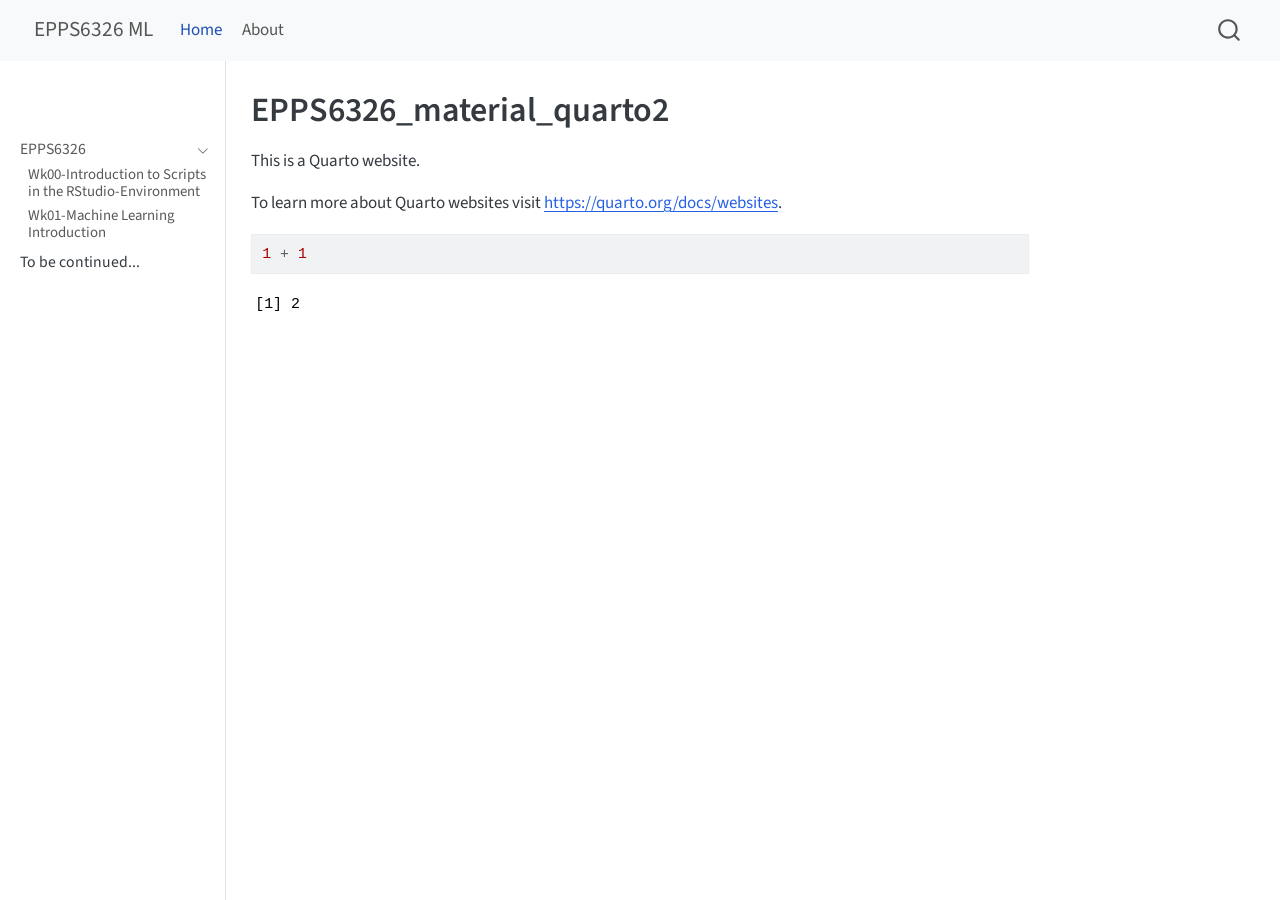
<file: index.html>
<!DOCTYPE html>
<html xmlns="http://www.w3.org/1999/xhtml" lang="en" xml:lang="en"><head>

<meta charset="utf-8">
<meta name="generator" content="quarto-1.8.25">

<meta name="viewport" content="width=device-width, initial-scale=1.0, user-scalable=yes">


<title>EPPS6326_material_quarto2 – EPPS6326 ML</title>
<style>
code{white-space: pre-wrap;}
span.smallcaps{font-variant: small-caps;}
div.columns{display: flex; gap: min(4vw, 1.5em);}
div.column{flex: auto; overflow-x: auto;}
div.hanging-indent{margin-left: 1.5em; text-indent: -1.5em;}
ul.task-list{list-style: none;}
ul.task-list li input[type="checkbox"] {
  width: 0.8em;
  margin: 0 0.8em 0.2em -1em; /* quarto-specific, see https://github.com/quarto-dev/quarto-cli/issues/4556 */ 
  vertical-align: middle;
}
/* CSS for syntax highlighting */
html { -webkit-text-size-adjust: 100%; }
pre > code.sourceCode { white-space: pre; position: relative; }
pre > code.sourceCode > span { display: inline-block; line-height: 1.25; }
pre > code.sourceCode > span:empty { height: 1.2em; }
.sourceCode { overflow: visible; }
code.sourceCode > span { color: inherit; text-decoration: inherit; }
div.sourceCode { margin: 1em 0; }
pre.sourceCode { margin: 0; }
@media screen {
div.sourceCode { overflow: auto; }
}
@media print {
pre > code.sourceCode { white-space: pre-wrap; }
pre > code.sourceCode > span { text-indent: -5em; padding-left: 5em; }
}
pre.numberSource code
  { counter-reset: source-line 0; }
pre.numberSource code > span
  { position: relative; left: -4em; counter-increment: source-line; }
pre.numberSource code > span > a:first-child::before
  { content: counter(source-line);
    position: relative; left: -1em; text-align: right; vertical-align: baseline;
    border: none; display: inline-block;
    -webkit-touch-callout: none; -webkit-user-select: none;
    -khtml-user-select: none; -moz-user-select: none;
    -ms-user-select: none; user-select: none;
    padding: 0 4px; width: 4em;
  }
pre.numberSource { margin-left: 3em;  padding-left: 4px; }
div.sourceCode
  {   }
@media screen {
pre > code.sourceCode > span > a:first-child::before { text-decoration: underline; }
}
</style>


<script src="site_libs/quarto-nav/quarto-nav.js"></script>
<script src="site_libs/quarto-nav/headroom.min.js"></script>
<script src="site_libs/clipboard/clipboard.min.js"></script>
<script src="site_libs/quarto-search/autocomplete.umd.js"></script>
<script src="site_libs/quarto-search/fuse.min.js"></script>
<script src="site_libs/quarto-search/quarto-search.js"></script>
<meta name="quarto:offset" content="./">
<link href="./icon埃拉.png" rel="icon" type="image/png">
<script src="site_libs/quarto-html/quarto.js" type="module"></script>
<script src="site_libs/quarto-html/tabsets/tabsets.js" type="module"></script>
<script src="site_libs/quarto-html/axe/axe-check.js" type="module"></script>
<script src="site_libs/quarto-html/popper.min.js"></script>
<script src="site_libs/quarto-html/tippy.umd.min.js"></script>
<script src="site_libs/quarto-html/anchor.min.js"></script>
<link href="site_libs/quarto-html/tippy.css" rel="stylesheet">
<link href="site_libs/quarto-html/quarto-syntax-highlighting-7b89279ff1a6dce999919e0e67d4d9ec.css" rel="stylesheet" id="quarto-text-highlighting-styles">
<script src="site_libs/bootstrap/bootstrap.min.js"></script>
<link href="site_libs/bootstrap/bootstrap-icons.css" rel="stylesheet">
<link href="site_libs/bootstrap/bootstrap-43081d808c96cc46af55a3a816ae9eed.min.css" rel="stylesheet" append-hash="true" id="quarto-bootstrap" data-mode="light">
<script id="quarto-search-options" type="application/json">{
  "location": "navbar",
  "copy-button": false,
  "collapse-after": 3,
  "panel-placement": "end",
  "type": "overlay",
  "limit": 50,
  "keyboard-shortcut": [
    "f",
    "/",
    "s"
  ],
  "show-item-context": false,
  "language": {
    "search-no-results-text": "No results",
    "search-matching-documents-text": "matching documents",
    "search-copy-link-title": "Copy link to search",
    "search-hide-matches-text": "Hide additional matches",
    "search-more-match-text": "more match in this document",
    "search-more-matches-text": "more matches in this document",
    "search-clear-button-title": "Clear",
    "search-text-placeholder": "",
    "search-detached-cancel-button-title": "Cancel",
    "search-submit-button-title": "Submit",
    "search-label": "Search"
  }
}</script>


<link rel="stylesheet" href="styles.css">
</head>

<body class="nav-sidebar docked nav-fixed quarto-light">

<div id="quarto-search-results"></div>
  <header id="quarto-header" class="headroom fixed-top">
    <nav class="navbar navbar-expand-lg " data-bs-theme="dark">
      <div class="navbar-container container-fluid">
      <div class="navbar-brand-container mx-auto">
    <a href="./index.html" class="navbar-brand navbar-brand-logo">
    </a>
    <a class="navbar-brand" href="./index.html">
    <span class="navbar-title">EPPS6326 ML</span>
    </a>
  </div>
            <div id="quarto-search" class="" title="Search"></div>
          <button class="navbar-toggler" type="button" data-bs-toggle="collapse" data-bs-target="#navbarCollapse" aria-controls="navbarCollapse" role="menu" aria-expanded="false" aria-label="Toggle navigation" onclick="if (window.quartoToggleHeadroom) { window.quartoToggleHeadroom(); }">
  <span class="navbar-toggler-icon"></span>
</button>
          <div class="collapse navbar-collapse" id="navbarCollapse">
            <ul class="navbar-nav navbar-nav-scroll me-auto">
  <li class="nav-item">
    <a class="nav-link active" href="./index.html" aria-current="page"> 
<span class="menu-text">Home</span></a>
  </li>  
  <li class="nav-item">
    <a class="nav-link" href="./about.html"> 
<span class="menu-text">About</span></a>
  </li>  
</ul>
          </div> <!-- /navcollapse -->
            <div class="quarto-navbar-tools">
</div>
      </div> <!-- /container-fluid -->
    </nav>
  <nav class="quarto-secondary-nav">
    <div class="container-fluid d-flex">
      <button type="button" class="quarto-btn-toggle btn" data-bs-toggle="collapse" role="button" data-bs-target=".quarto-sidebar-collapse-item" aria-controls="quarto-sidebar" aria-expanded="false" aria-label="Toggle sidebar navigation" onclick="if (window.quartoToggleHeadroom) { window.quartoToggleHeadroom(); }">
        <i class="bi bi-layout-text-sidebar-reverse"></i>
      </button>
        <nav class="quarto-page-breadcrumbs" aria-label="breadcrumb"><ol class="breadcrumb"><li class="breadcrumb-item">EPPS6326_material_quarto2</li></ol></nav>
        <a class="flex-grow-1" role="navigation" data-bs-toggle="collapse" data-bs-target=".quarto-sidebar-collapse-item" aria-controls="quarto-sidebar" aria-expanded="false" aria-label="Toggle sidebar navigation" onclick="if (window.quartoToggleHeadroom) { window.quartoToggleHeadroom(); }">      
        </a>
      <button type="button" class="btn quarto-search-button" aria-label="Search" onclick="window.quartoOpenSearch();">
        <i class="bi bi-search"></i>
      </button>
    </div>
  </nav>
</header>
<!-- content -->
<div id="quarto-content" class="quarto-container page-columns page-rows-contents page-layout-article page-navbar">
<!-- sidebar -->
  <nav id="quarto-sidebar" class="sidebar collapse collapse-horizontal quarto-sidebar-collapse-item sidebar-navigation docked overflow-auto">
    <div class="pt-lg-2 mt-2 text-left sidebar-header">
      <a href="./index.html" class="sidebar-logo-link">
      </a>
      </div>
        <div class="mt-2 flex-shrink-0 align-items-center">
        <div class="sidebar-search">
        <div id="quarto-search" class="" title="Search"></div>
        </div>
        </div>
    <div class="sidebar-menu-container"> 
    <ul class="list-unstyled mt-1">
        <li class="sidebar-item sidebar-item-section">
      <div class="sidebar-item-container"> 
            <a class="sidebar-item-text sidebar-link text-start" data-bs-toggle="collapse" data-bs-target="#quarto-sidebar-section-1" role="navigation" aria-expanded="true">
 <span class="menu-text">EPPS6326</span></a>
          <a class="sidebar-item-toggle text-start" data-bs-toggle="collapse" data-bs-target="#quarto-sidebar-section-1" role="navigation" aria-expanded="true" aria-label="Toggle section">
            <i class="bi bi-chevron-right ms-2"></i>
          </a> 
      </div>
      <ul id="quarto-sidebar-section-1" class="collapse list-unstyled sidebar-section depth1 show">  
          <li class="sidebar-item">
  <div class="sidebar-item-container"> 
  <a href="./w00_IntroToScriptsAndData.html" class="sidebar-item-text sidebar-link">
 <span class="menu-text">Wk00-Introduction to Scripts in the RStudio-Environment</span></a>
  </div>
</li>
          <li class="sidebar-item">
  <div class="sidebar-item-container"> 
  <a href="./w01_MLIntroduction.html" class="sidebar-item-text sidebar-link">
 <span class="menu-text">Wk01-Machine Learning Introduction</span></a>
  </div>
</li>
      </ul>
  </li>
        <li class="sidebar-item sidebar-item-section">
      <span class="sidebar-item-text sidebar-link text-start">
 <span class="menu-text">To be continued...</span></span>
  </li>
    </ul>
    </div>
</nav>
<div id="quarto-sidebar-glass" class="quarto-sidebar-collapse-item" data-bs-toggle="collapse" data-bs-target=".quarto-sidebar-collapse-item"></div>
<!-- margin-sidebar -->
    <div id="quarto-margin-sidebar" class="sidebar margin-sidebar zindex-bottom">
        
    </div>
<!-- main -->
<main class="content" id="quarto-document-content">

<header id="title-block-header" class="quarto-title-block default">
<div class="quarto-title">
<h1 class="title">EPPS6326_material_quarto2</h1>
</div>



<div class="quarto-title-meta">

    
  
    
  </div>
  


</header>


<p>This is a Quarto website.</p>
<p>To learn more about Quarto websites visit <a href="https://quarto.org/docs/websites" class="uri">https://quarto.org/docs/websites</a>.</p>
<div class="cell">
<div class="code-copy-outer-scaffold"><div class="sourceCode cell-code" id="cb1"><pre class="sourceCode r code-with-copy"><code class="sourceCode r"><span id="cb1-1"><a href="#cb1-1" aria-hidden="true" tabindex="-1"></a><span class="dv">1</span> <span class="sc">+</span> <span class="dv">1</span></span></code></pre></div><button title="Copy to Clipboard" class="code-copy-button"><i class="bi"></i></button></div>
<div class="cell-output cell-output-stdout">
<pre><code>[1] 2</code></pre>
</div>
</div>



</main> <!-- /main -->
<script id="quarto-html-after-body" type="application/javascript">
  window.document.addEventListener("DOMContentLoaded", function (event) {
    const icon = "";
    const anchorJS = new window.AnchorJS();
    anchorJS.options = {
      placement: 'right',
      icon: icon
    };
    anchorJS.add('.anchored');
    const isCodeAnnotation = (el) => {
      for (const clz of el.classList) {
        if (clz.startsWith('code-annotation-')) {                     
          return true;
        }
      }
      return false;
    }
    const onCopySuccess = function(e) {
      // button target
      const button = e.trigger;
      // don't keep focus
      button.blur();
      // flash "checked"
      button.classList.add('code-copy-button-checked');
      var currentTitle = button.getAttribute("title");
      button.setAttribute("title", "Copied!");
      let tooltip;
      if (window.bootstrap) {
        button.setAttribute("data-bs-toggle", "tooltip");
        button.setAttribute("data-bs-placement", "left");
        button.setAttribute("data-bs-title", "Copied!");
        tooltip = new bootstrap.Tooltip(button, 
          { trigger: "manual", 
            customClass: "code-copy-button-tooltip",
            offset: [0, -8]});
        tooltip.show();    
      }
      setTimeout(function() {
        if (tooltip) {
          tooltip.hide();
          button.removeAttribute("data-bs-title");
          button.removeAttribute("data-bs-toggle");
          button.removeAttribute("data-bs-placement");
        }
        button.setAttribute("title", currentTitle);
        button.classList.remove('code-copy-button-checked');
      }, 1000);
      // clear code selection
      e.clearSelection();
    }
    const getTextToCopy = function(trigger) {
      const outerScaffold = trigger.parentElement.cloneNode(true);
      const codeEl = outerScaffold.querySelector('code');
      for (const childEl of codeEl.children) {
        if (isCodeAnnotation(childEl)) {
          childEl.remove();
        }
      }
      return codeEl.innerText;
    }
    const clipboard = new window.ClipboardJS('.code-copy-button:not([data-in-quarto-modal])', {
      text: getTextToCopy
    });
    clipboard.on('success', onCopySuccess);
    if (window.document.getElementById('quarto-embedded-source-code-modal')) {
      const clipboardModal = new window.ClipboardJS('.code-copy-button[data-in-quarto-modal]', {
        text: getTextToCopy,
        container: window.document.getElementById('quarto-embedded-source-code-modal')
      });
      clipboardModal.on('success', onCopySuccess);
    }
      var localhostRegex = new RegExp(/^(?:http|https):\/\/localhost\:?[0-9]*\//);
      var mailtoRegex = new RegExp(/^mailto:/);
        var filterRegex = new RegExp('/' + window.location.host + '/');
      var isInternal = (href) => {
          return filterRegex.test(href) || localhostRegex.test(href) || mailtoRegex.test(href);
      }
      // Inspect non-navigation links and adorn them if external
     var links = window.document.querySelectorAll('a[href]:not(.nav-link):not(.navbar-brand):not(.toc-action):not(.sidebar-link):not(.sidebar-item-toggle):not(.pagination-link):not(.no-external):not([aria-hidden]):not(.dropdown-item):not(.quarto-navigation-tool):not(.about-link)');
      for (var i=0; i<links.length; i++) {
        const link = links[i];
        if (!isInternal(link.href)) {
          // undo the damage that might have been done by quarto-nav.js in the case of
          // links that we want to consider external
          if (link.dataset.originalHref !== undefined) {
            link.href = link.dataset.originalHref;
          }
        }
      }
    function tippyHover(el, contentFn, onTriggerFn, onUntriggerFn) {
      const config = {
        allowHTML: true,
        maxWidth: 500,
        delay: 100,
        arrow: false,
        appendTo: function(el) {
            return el.parentElement;
        },
        interactive: true,
        interactiveBorder: 10,
        theme: 'quarto',
        placement: 'bottom-start',
      };
      if (contentFn) {
        config.content = contentFn;
      }
      if (onTriggerFn) {
        config.onTrigger = onTriggerFn;
      }
      if (onUntriggerFn) {
        config.onUntrigger = onUntriggerFn;
      }
      window.tippy(el, config); 
    }
    const noterefs = window.document.querySelectorAll('a[role="doc-noteref"]');
    for (var i=0; i<noterefs.length; i++) {
      const ref = noterefs[i];
      tippyHover(ref, function() {
        // use id or data attribute instead here
        let href = ref.getAttribute('data-footnote-href') || ref.getAttribute('href');
        try { href = new URL(href).hash; } catch {}
        const id = href.replace(/^#\/?/, "");
        const note = window.document.getElementById(id);
        if (note) {
          return note.innerHTML;
        } else {
          return "";
        }
      });
    }
    const xrefs = window.document.querySelectorAll('a.quarto-xref');
    const processXRef = (id, note) => {
      // Strip column container classes
      const stripColumnClz = (el) => {
        el.classList.remove("page-full", "page-columns");
        if (el.children) {
          for (const child of el.children) {
            stripColumnClz(child);
          }
        }
      }
      stripColumnClz(note)
      if (id === null || id.startsWith('sec-')) {
        // Special case sections, only their first couple elements
        const container = document.createElement("div");
        if (note.children && note.children.length > 2) {
          container.appendChild(note.children[0].cloneNode(true));
          for (let i = 1; i < note.children.length; i++) {
            const child = note.children[i];
            if (child.tagName === "P" && child.innerText === "") {
              continue;
            } else {
              container.appendChild(child.cloneNode(true));
              break;
            }
          }
          if (window.Quarto?.typesetMath) {
            window.Quarto.typesetMath(container);
          }
          return container.innerHTML
        } else {
          if (window.Quarto?.typesetMath) {
            window.Quarto.typesetMath(note);
          }
          return note.innerHTML;
        }
      } else {
        // Remove any anchor links if they are present
        const anchorLink = note.querySelector('a.anchorjs-link');
        if (anchorLink) {
          anchorLink.remove();
        }
        if (window.Quarto?.typesetMath) {
          window.Quarto.typesetMath(note);
        }
        if (note.classList.contains("callout")) {
          return note.outerHTML;
        } else {
          return note.innerHTML;
        }
      }
    }
    for (var i=0; i<xrefs.length; i++) {
      const xref = xrefs[i];
      tippyHover(xref, undefined, function(instance) {
        instance.disable();
        let url = xref.getAttribute('href');
        let hash = undefined; 
        if (url.startsWith('#')) {
          hash = url;
        } else {
          try { hash = new URL(url).hash; } catch {}
        }
        if (hash) {
          const id = hash.replace(/^#\/?/, "");
          const note = window.document.getElementById(id);
          if (note !== null) {
            try {
              const html = processXRef(id, note.cloneNode(true));
              instance.setContent(html);
            } finally {
              instance.enable();
              instance.show();
            }
          } else {
            // See if we can fetch this
            fetch(url.split('#')[0])
            .then(res => res.text())
            .then(html => {
              const parser = new DOMParser();
              const htmlDoc = parser.parseFromString(html, "text/html");
              const note = htmlDoc.getElementById(id);
              if (note !== null) {
                const html = processXRef(id, note);
                instance.setContent(html);
              } 
            }).finally(() => {
              instance.enable();
              instance.show();
            });
          }
        } else {
          // See if we can fetch a full url (with no hash to target)
          // This is a special case and we should probably do some content thinning / targeting
          fetch(url)
          .then(res => res.text())
          .then(html => {
            const parser = new DOMParser();
            const htmlDoc = parser.parseFromString(html, "text/html");
            const note = htmlDoc.querySelector('main.content');
            if (note !== null) {
              // This should only happen for chapter cross references
              // (since there is no id in the URL)
              // remove the first header
              if (note.children.length > 0 && note.children[0].tagName === "HEADER") {
                note.children[0].remove();
              }
              const html = processXRef(null, note);
              instance.setContent(html);
            } 
          }).finally(() => {
            instance.enable();
            instance.show();
          });
        }
      }, function(instance) {
      });
    }
        let selectedAnnoteEl;
        const selectorForAnnotation = ( cell, annotation) => {
          let cellAttr = 'data-code-cell="' + cell + '"';
          let lineAttr = 'data-code-annotation="' +  annotation + '"';
          const selector = 'span[' + cellAttr + '][' + lineAttr + ']';
          return selector;
        }
        const selectCodeLines = (annoteEl) => {
          const doc = window.document;
          const targetCell = annoteEl.getAttribute("data-target-cell");
          const targetAnnotation = annoteEl.getAttribute("data-target-annotation");
          const annoteSpan = window.document.querySelector(selectorForAnnotation(targetCell, targetAnnotation));
          const lines = annoteSpan.getAttribute("data-code-lines").split(",");
          const lineIds = lines.map((line) => {
            return targetCell + "-" + line;
          })
          let top = null;
          let height = null;
          let parent = null;
          if (lineIds.length > 0) {
              //compute the position of the single el (top and bottom and make a div)
              const el = window.document.getElementById(lineIds[0]);
              top = el.offsetTop;
              height = el.offsetHeight;
              parent = el.parentElement.parentElement;
            if (lineIds.length > 1) {
              const lastEl = window.document.getElementById(lineIds[lineIds.length - 1]);
              const bottom = lastEl.offsetTop + lastEl.offsetHeight;
              height = bottom - top;
            }
            if (top !== null && height !== null && parent !== null) {
              // cook up a div (if necessary) and position it 
              let div = window.document.getElementById("code-annotation-line-highlight");
              if (div === null) {
                div = window.document.createElement("div");
                div.setAttribute("id", "code-annotation-line-highlight");
                div.style.position = 'absolute';
                parent.appendChild(div);
              }
              div.style.top = top - 2 + "px";
              div.style.height = height + 4 + "px";
              div.style.left = 0;
              let gutterDiv = window.document.getElementById("code-annotation-line-highlight-gutter");
              if (gutterDiv === null) {
                gutterDiv = window.document.createElement("div");
                gutterDiv.setAttribute("id", "code-annotation-line-highlight-gutter");
                gutterDiv.style.position = 'absolute';
                const codeCell = window.document.getElementById(targetCell);
                const gutter = codeCell.querySelector('.code-annotation-gutter');
                gutter.appendChild(gutterDiv);
              }
              gutterDiv.style.top = top - 2 + "px";
              gutterDiv.style.height = height + 4 + "px";
            }
            selectedAnnoteEl = annoteEl;
          }
        };
        const unselectCodeLines = () => {
          const elementsIds = ["code-annotation-line-highlight", "code-annotation-line-highlight-gutter"];
          elementsIds.forEach((elId) => {
            const div = window.document.getElementById(elId);
            if (div) {
              div.remove();
            }
          });
          selectedAnnoteEl = undefined;
        };
          // Handle positioning of the toggle
      window.addEventListener(
        "resize",
        throttle(() => {
          elRect = undefined;
          if (selectedAnnoteEl) {
            selectCodeLines(selectedAnnoteEl);
          }
        }, 10)
      );
      function throttle(fn, ms) {
      let throttle = false;
      let timer;
        return (...args) => {
          if(!throttle) { // first call gets through
              fn.apply(this, args);
              throttle = true;
          } else { // all the others get throttled
              if(timer) clearTimeout(timer); // cancel #2
              timer = setTimeout(() => {
                fn.apply(this, args);
                timer = throttle = false;
              }, ms);
          }
        };
      }
        // Attach click handler to the DT
        const annoteDls = window.document.querySelectorAll('dt[data-target-cell]');
        for (const annoteDlNode of annoteDls) {
          annoteDlNode.addEventListener('click', (event) => {
            const clickedEl = event.target;
            if (clickedEl !== selectedAnnoteEl) {
              unselectCodeLines();
              const activeEl = window.document.querySelector('dt[data-target-cell].code-annotation-active');
              if (activeEl) {
                activeEl.classList.remove('code-annotation-active');
              }
              selectCodeLines(clickedEl);
              clickedEl.classList.add('code-annotation-active');
            } else {
              // Unselect the line
              unselectCodeLines();
              clickedEl.classList.remove('code-annotation-active');
            }
          });
        }
    const findCites = (el) => {
      const parentEl = el.parentElement;
      if (parentEl) {
        const cites = parentEl.dataset.cites;
        if (cites) {
          return {
            el,
            cites: cites.split(' ')
          };
        } else {
          return findCites(el.parentElement)
        }
      } else {
        return undefined;
      }
    };
    var bibliorefs = window.document.querySelectorAll('a[role="doc-biblioref"]');
    for (var i=0; i<bibliorefs.length; i++) {
      const ref = bibliorefs[i];
      const citeInfo = findCites(ref);
      if (citeInfo) {
        tippyHover(citeInfo.el, function() {
          var popup = window.document.createElement('div');
          citeInfo.cites.forEach(function(cite) {
            var citeDiv = window.document.createElement('div');
            citeDiv.classList.add('hanging-indent');
            citeDiv.classList.add('csl-entry');
            var biblioDiv = window.document.getElementById('ref-' + cite);
            if (biblioDiv) {
              citeDiv.innerHTML = biblioDiv.innerHTML;
            }
            popup.appendChild(citeDiv);
          });
          return popup.innerHTML;
        });
      }
    }
  });
  </script>
</div> <!-- /content -->




</body></html>
</file>
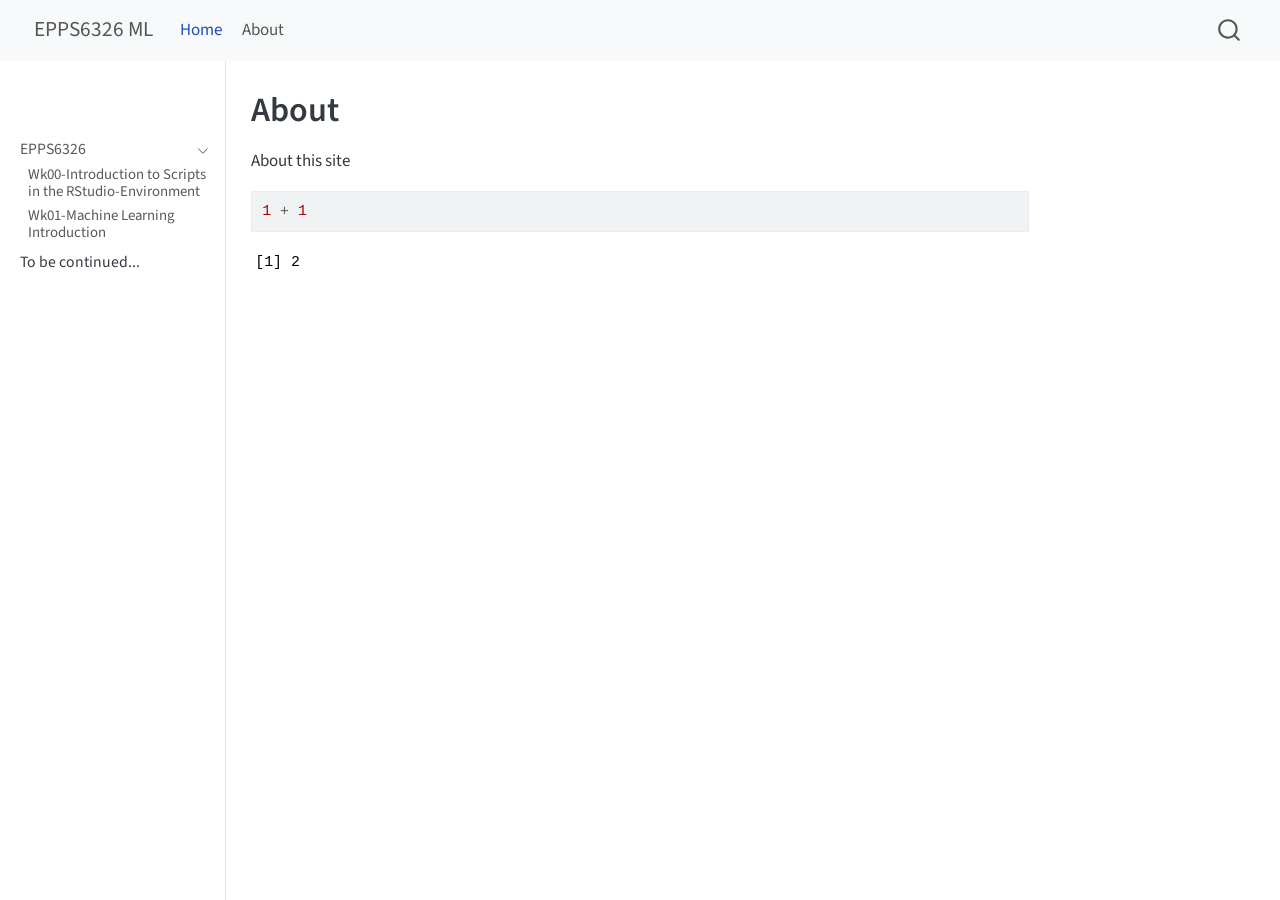
<file: about.html>
<!DOCTYPE html>
<html xmlns="http://www.w3.org/1999/xhtml" lang="en" xml:lang="en"><head>

<meta charset="utf-8">
<meta name="generator" content="quarto-1.8.25">

<meta name="viewport" content="width=device-width, initial-scale=1.0, user-scalable=yes">


<title>About – EPPS6326 ML</title>
<style>
code{white-space: pre-wrap;}
span.smallcaps{font-variant: small-caps;}
div.columns{display: flex; gap: min(4vw, 1.5em);}
div.column{flex: auto; overflow-x: auto;}
div.hanging-indent{margin-left: 1.5em; text-indent: -1.5em;}
ul.task-list{list-style: none;}
ul.task-list li input[type="checkbox"] {
  width: 0.8em;
  margin: 0 0.8em 0.2em -1em; /* quarto-specific, see https://github.com/quarto-dev/quarto-cli/issues/4556 */ 
  vertical-align: middle;
}
/* CSS for syntax highlighting */
html { -webkit-text-size-adjust: 100%; }
pre > code.sourceCode { white-space: pre; position: relative; }
pre > code.sourceCode > span { display: inline-block; line-height: 1.25; }
pre > code.sourceCode > span:empty { height: 1.2em; }
.sourceCode { overflow: visible; }
code.sourceCode > span { color: inherit; text-decoration: inherit; }
div.sourceCode { margin: 1em 0; }
pre.sourceCode { margin: 0; }
@media screen {
div.sourceCode { overflow: auto; }
}
@media print {
pre > code.sourceCode { white-space: pre-wrap; }
pre > code.sourceCode > span { text-indent: -5em; padding-left: 5em; }
}
pre.numberSource code
  { counter-reset: source-line 0; }
pre.numberSource code > span
  { position: relative; left: -4em; counter-increment: source-line; }
pre.numberSource code > span > a:first-child::before
  { content: counter(source-line);
    position: relative; left: -1em; text-align: right; vertical-align: baseline;
    border: none; display: inline-block;
    -webkit-touch-callout: none; -webkit-user-select: none;
    -khtml-user-select: none; -moz-user-select: none;
    -ms-user-select: none; user-select: none;
    padding: 0 4px; width: 4em;
  }
pre.numberSource { margin-left: 3em;  padding-left: 4px; }
div.sourceCode
  {   }
@media screen {
pre > code.sourceCode > span > a:first-child::before { text-decoration: underline; }
}
</style>


<script src="site_libs/quarto-nav/quarto-nav.js"></script>
<script src="site_libs/quarto-nav/headroom.min.js"></script>
<script src="site_libs/clipboard/clipboard.min.js"></script>
<script src="site_libs/quarto-search/autocomplete.umd.js"></script>
<script src="site_libs/quarto-search/fuse.min.js"></script>
<script src="site_libs/quarto-search/quarto-search.js"></script>
<meta name="quarto:offset" content="./">
<link href="./icon埃拉.png" rel="icon" type="image/png">
<script src="site_libs/quarto-html/quarto.js" type="module"></script>
<script src="site_libs/quarto-html/tabsets/tabsets.js" type="module"></script>
<script src="site_libs/quarto-html/axe/axe-check.js" type="module"></script>
<script src="site_libs/quarto-html/popper.min.js"></script>
<script src="site_libs/quarto-html/tippy.umd.min.js"></script>
<script src="site_libs/quarto-html/anchor.min.js"></script>
<link href="site_libs/quarto-html/tippy.css" rel="stylesheet">
<link href="site_libs/quarto-html/quarto-syntax-highlighting-7b89279ff1a6dce999919e0e67d4d9ec.css" rel="stylesheet" id="quarto-text-highlighting-styles">
<script src="site_libs/bootstrap/bootstrap.min.js"></script>
<link href="site_libs/bootstrap/bootstrap-icons.css" rel="stylesheet">
<link href="site_libs/bootstrap/bootstrap-43081d808c96cc46af55a3a816ae9eed.min.css" rel="stylesheet" append-hash="true" id="quarto-bootstrap" data-mode="light">
<script id="quarto-search-options" type="application/json">{
  "location": "navbar",
  "copy-button": false,
  "collapse-after": 3,
  "panel-placement": "end",
  "type": "overlay",
  "limit": 50,
  "keyboard-shortcut": [
    "f",
    "/",
    "s"
  ],
  "show-item-context": false,
  "language": {
    "search-no-results-text": "No results",
    "search-matching-documents-text": "matching documents",
    "search-copy-link-title": "Copy link to search",
    "search-hide-matches-text": "Hide additional matches",
    "search-more-match-text": "more match in this document",
    "search-more-matches-text": "more matches in this document",
    "search-clear-button-title": "Clear",
    "search-text-placeholder": "",
    "search-detached-cancel-button-title": "Cancel",
    "search-submit-button-title": "Submit",
    "search-label": "Search"
  }
}</script>


<link rel="stylesheet" href="styles.css">
</head>

<body class="nav-sidebar docked nav-fixed quarto-light">

<div id="quarto-search-results"></div>
  <header id="quarto-header" class="headroom fixed-top">
    <nav class="navbar navbar-expand-lg " data-bs-theme="dark">
      <div class="navbar-container container-fluid">
      <div class="navbar-brand-container mx-auto">
    <a href="./index.html" class="navbar-brand navbar-brand-logo">
    </a>
    <a class="navbar-brand" href="./index.html">
    <span class="navbar-title">EPPS6326 ML</span>
    </a>
  </div>
            <div id="quarto-search" class="" title="Search"></div>
          <button class="navbar-toggler" type="button" data-bs-toggle="collapse" data-bs-target="#navbarCollapse" aria-controls="navbarCollapse" role="menu" aria-expanded="false" aria-label="Toggle navigation" onclick="if (window.quartoToggleHeadroom) { window.quartoToggleHeadroom(); }">
  <span class="navbar-toggler-icon"></span>
</button>
          <div class="collapse navbar-collapse" id="navbarCollapse">
            <ul class="navbar-nav navbar-nav-scroll me-auto">
  <li class="nav-item">
    <a class="nav-link active" href="./index.html" aria-current="page"> 
<span class="menu-text">Home</span></a>
  </li>  
  <li class="nav-item">
    <a class="nav-link" href="./about.html"> 
<span class="menu-text">About</span></a>
  </li>  
</ul>
          </div> <!-- /navcollapse -->
            <div class="quarto-navbar-tools">
</div>
      </div> <!-- /container-fluid -->
    </nav>
  <nav class="quarto-secondary-nav">
    <div class="container-fluid d-flex">
      <button type="button" class="quarto-btn-toggle btn" data-bs-toggle="collapse" role="button" data-bs-target=".quarto-sidebar-collapse-item" aria-controls="quarto-sidebar" aria-expanded="false" aria-label="Toggle sidebar navigation" onclick="if (window.quartoToggleHeadroom) { window.quartoToggleHeadroom(); }">
        <i class="bi bi-layout-text-sidebar-reverse"></i>
      </button>
        <nav class="quarto-page-breadcrumbs" aria-label="breadcrumb"><ol class="breadcrumb"><li class="breadcrumb-item">About</li></ol></nav>
        <a class="flex-grow-1" role="navigation" data-bs-toggle="collapse" data-bs-target=".quarto-sidebar-collapse-item" aria-controls="quarto-sidebar" aria-expanded="false" aria-label="Toggle sidebar navigation" onclick="if (window.quartoToggleHeadroom) { window.quartoToggleHeadroom(); }">      
        </a>
      <button type="button" class="btn quarto-search-button" aria-label="Search" onclick="window.quartoOpenSearch();">
        <i class="bi bi-search"></i>
      </button>
    </div>
  </nav>
</header>
<!-- content -->
<div id="quarto-content" class="quarto-container page-columns page-rows-contents page-layout-article page-navbar">
<!-- sidebar -->
  <nav id="quarto-sidebar" class="sidebar collapse collapse-horizontal quarto-sidebar-collapse-item sidebar-navigation docked overflow-auto">
    <div class="pt-lg-2 mt-2 text-left sidebar-header">
      <a href="./index.html" class="sidebar-logo-link">
      </a>
      </div>
        <div class="mt-2 flex-shrink-0 align-items-center">
        <div class="sidebar-search">
        <div id="quarto-search" class="" title="Search"></div>
        </div>
        </div>
    <div class="sidebar-menu-container"> 
    <ul class="list-unstyled mt-1">
        <li class="sidebar-item sidebar-item-section">
      <div class="sidebar-item-container"> 
            <a class="sidebar-item-text sidebar-link text-start" data-bs-toggle="collapse" data-bs-target="#quarto-sidebar-section-1" role="navigation" aria-expanded="true">
 <span class="menu-text">EPPS6326</span></a>
          <a class="sidebar-item-toggle text-start" data-bs-toggle="collapse" data-bs-target="#quarto-sidebar-section-1" role="navigation" aria-expanded="true" aria-label="Toggle section">
            <i class="bi bi-chevron-right ms-2"></i>
          </a> 
      </div>
      <ul id="quarto-sidebar-section-1" class="collapse list-unstyled sidebar-section depth1 show">  
          <li class="sidebar-item">
  <div class="sidebar-item-container"> 
  <a href="./w00_IntroToScriptsAndData.html" class="sidebar-item-text sidebar-link">
 <span class="menu-text">Wk00-Introduction to Scripts in the RStudio-Environment</span></a>
  </div>
</li>
          <li class="sidebar-item">
  <div class="sidebar-item-container"> 
  <a href="./w01_MLIntroduction.html" class="sidebar-item-text sidebar-link">
 <span class="menu-text">Wk01-Machine Learning Introduction</span></a>
  </div>
</li>
      </ul>
  </li>
        <li class="sidebar-item sidebar-item-section">
      <span class="sidebar-item-text sidebar-link text-start">
 <span class="menu-text">To be continued...</span></span>
  </li>
    </ul>
    </div>
</nav>
<div id="quarto-sidebar-glass" class="quarto-sidebar-collapse-item" data-bs-toggle="collapse" data-bs-target=".quarto-sidebar-collapse-item"></div>
<!-- margin-sidebar -->
    <div id="quarto-margin-sidebar" class="sidebar margin-sidebar zindex-bottom">
        
    </div>
<!-- main -->
<main class="content" id="quarto-document-content">

<header id="title-block-header" class="quarto-title-block default">
<div class="quarto-title">
<h1 class="title">About</h1>
</div>



<div class="quarto-title-meta">

    
  
    
  </div>
  


</header>


<p>About this site</p>
<div class="cell">
<div class="code-copy-outer-scaffold"><div class="sourceCode cell-code" id="cb1"><pre class="sourceCode r code-with-copy"><code class="sourceCode r"><span id="cb1-1"><a href="#cb1-1" aria-hidden="true" tabindex="-1"></a><span class="dv">1</span> <span class="sc">+</span> <span class="dv">1</span></span></code></pre></div><button title="Copy to Clipboard" class="code-copy-button"><i class="bi"></i></button></div>
<div class="cell-output cell-output-stdout">
<pre><code>[1] 2</code></pre>
</div>
</div>



</main> <!-- /main -->
<script id="quarto-html-after-body" type="application/javascript">
  window.document.addEventListener("DOMContentLoaded", function (event) {
    const icon = "";
    const anchorJS = new window.AnchorJS();
    anchorJS.options = {
      placement: 'right',
      icon: icon
    };
    anchorJS.add('.anchored');
    const isCodeAnnotation = (el) => {
      for (const clz of el.classList) {
        if (clz.startsWith('code-annotation-')) {                     
          return true;
        }
      }
      return false;
    }
    const onCopySuccess = function(e) {
      // button target
      const button = e.trigger;
      // don't keep focus
      button.blur();
      // flash "checked"
      button.classList.add('code-copy-button-checked');
      var currentTitle = button.getAttribute("title");
      button.setAttribute("title", "Copied!");
      let tooltip;
      if (window.bootstrap) {
        button.setAttribute("data-bs-toggle", "tooltip");
        button.setAttribute("data-bs-placement", "left");
        button.setAttribute("data-bs-title", "Copied!");
        tooltip = new bootstrap.Tooltip(button, 
          { trigger: "manual", 
            customClass: "code-copy-button-tooltip",
            offset: [0, -8]});
        tooltip.show();    
      }
      setTimeout(function() {
        if (tooltip) {
          tooltip.hide();
          button.removeAttribute("data-bs-title");
          button.removeAttribute("data-bs-toggle");
          button.removeAttribute("data-bs-placement");
        }
        button.setAttribute("title", currentTitle);
        button.classList.remove('code-copy-button-checked');
      }, 1000);
      // clear code selection
      e.clearSelection();
    }
    const getTextToCopy = function(trigger) {
      const outerScaffold = trigger.parentElement.cloneNode(true);
      const codeEl = outerScaffold.querySelector('code');
      for (const childEl of codeEl.children) {
        if (isCodeAnnotation(childEl)) {
          childEl.remove();
        }
      }
      return codeEl.innerText;
    }
    const clipboard = new window.ClipboardJS('.code-copy-button:not([data-in-quarto-modal])', {
      text: getTextToCopy
    });
    clipboard.on('success', onCopySuccess);
    if (window.document.getElementById('quarto-embedded-source-code-modal')) {
      const clipboardModal = new window.ClipboardJS('.code-copy-button[data-in-quarto-modal]', {
        text: getTextToCopy,
        container: window.document.getElementById('quarto-embedded-source-code-modal')
      });
      clipboardModal.on('success', onCopySuccess);
    }
      var localhostRegex = new RegExp(/^(?:http|https):\/\/localhost\:?[0-9]*\//);
      var mailtoRegex = new RegExp(/^mailto:/);
        var filterRegex = new RegExp('/' + window.location.host + '/');
      var isInternal = (href) => {
          return filterRegex.test(href) || localhostRegex.test(href) || mailtoRegex.test(href);
      }
      // Inspect non-navigation links and adorn them if external
     var links = window.document.querySelectorAll('a[href]:not(.nav-link):not(.navbar-brand):not(.toc-action):not(.sidebar-link):not(.sidebar-item-toggle):not(.pagination-link):not(.no-external):not([aria-hidden]):not(.dropdown-item):not(.quarto-navigation-tool):not(.about-link)');
      for (var i=0; i<links.length; i++) {
        const link = links[i];
        if (!isInternal(link.href)) {
          // undo the damage that might have been done by quarto-nav.js in the case of
          // links that we want to consider external
          if (link.dataset.originalHref !== undefined) {
            link.href = link.dataset.originalHref;
          }
        }
      }
    function tippyHover(el, contentFn, onTriggerFn, onUntriggerFn) {
      const config = {
        allowHTML: true,
        maxWidth: 500,
        delay: 100,
        arrow: false,
        appendTo: function(el) {
            return el.parentElement;
        },
        interactive: true,
        interactiveBorder: 10,
        theme: 'quarto',
        placement: 'bottom-start',
      };
      if (contentFn) {
        config.content = contentFn;
      }
      if (onTriggerFn) {
        config.onTrigger = onTriggerFn;
      }
      if (onUntriggerFn) {
        config.onUntrigger = onUntriggerFn;
      }
      window.tippy(el, config); 
    }
    const noterefs = window.document.querySelectorAll('a[role="doc-noteref"]');
    for (var i=0; i<noterefs.length; i++) {
      const ref = noterefs[i];
      tippyHover(ref, function() {
        // use id or data attribute instead here
        let href = ref.getAttribute('data-footnote-href') || ref.getAttribute('href');
        try { href = new URL(href).hash; } catch {}
        const id = href.replace(/^#\/?/, "");
        const note = window.document.getElementById(id);
        if (note) {
          return note.innerHTML;
        } else {
          return "";
        }
      });
    }
    const xrefs = window.document.querySelectorAll('a.quarto-xref');
    const processXRef = (id, note) => {
      // Strip column container classes
      const stripColumnClz = (el) => {
        el.classList.remove("page-full", "page-columns");
        if (el.children) {
          for (const child of el.children) {
            stripColumnClz(child);
          }
        }
      }
      stripColumnClz(note)
      if (id === null || id.startsWith('sec-')) {
        // Special case sections, only their first couple elements
        const container = document.createElement("div");
        if (note.children && note.children.length > 2) {
          container.appendChild(note.children[0].cloneNode(true));
          for (let i = 1; i < note.children.length; i++) {
            const child = note.children[i];
            if (child.tagName === "P" && child.innerText === "") {
              continue;
            } else {
              container.appendChild(child.cloneNode(true));
              break;
            }
          }
          if (window.Quarto?.typesetMath) {
            window.Quarto.typesetMath(container);
          }
          return container.innerHTML
        } else {
          if (window.Quarto?.typesetMath) {
            window.Quarto.typesetMath(note);
          }
          return note.innerHTML;
        }
      } else {
        // Remove any anchor links if they are present
        const anchorLink = note.querySelector('a.anchorjs-link');
        if (anchorLink) {
          anchorLink.remove();
        }
        if (window.Quarto?.typesetMath) {
          window.Quarto.typesetMath(note);
        }
        if (note.classList.contains("callout")) {
          return note.outerHTML;
        } else {
          return note.innerHTML;
        }
      }
    }
    for (var i=0; i<xrefs.length; i++) {
      const xref = xrefs[i];
      tippyHover(xref, undefined, function(instance) {
        instance.disable();
        let url = xref.getAttribute('href');
        let hash = undefined; 
        if (url.startsWith('#')) {
          hash = url;
        } else {
          try { hash = new URL(url).hash; } catch {}
        }
        if (hash) {
          const id = hash.replace(/^#\/?/, "");
          const note = window.document.getElementById(id);
          if (note !== null) {
            try {
              const html = processXRef(id, note.cloneNode(true));
              instance.setContent(html);
            } finally {
              instance.enable();
              instance.show();
            }
          } else {
            // See if we can fetch this
            fetch(url.split('#')[0])
            .then(res => res.text())
            .then(html => {
              const parser = new DOMParser();
              const htmlDoc = parser.parseFromString(html, "text/html");
              const note = htmlDoc.getElementById(id);
              if (note !== null) {
                const html = processXRef(id, note);
                instance.setContent(html);
              } 
            }).finally(() => {
              instance.enable();
              instance.show();
            });
          }
        } else {
          // See if we can fetch a full url (with no hash to target)
          // This is a special case and we should probably do some content thinning / targeting
          fetch(url)
          .then(res => res.text())
          .then(html => {
            const parser = new DOMParser();
            const htmlDoc = parser.parseFromString(html, "text/html");
            const note = htmlDoc.querySelector('main.content');
            if (note !== null) {
              // This should only happen for chapter cross references
              // (since there is no id in the URL)
              // remove the first header
              if (note.children.length > 0 && note.children[0].tagName === "HEADER") {
                note.children[0].remove();
              }
              const html = processXRef(null, note);
              instance.setContent(html);
            } 
          }).finally(() => {
            instance.enable();
            instance.show();
          });
        }
      }, function(instance) {
      });
    }
        let selectedAnnoteEl;
        const selectorForAnnotation = ( cell, annotation) => {
          let cellAttr = 'data-code-cell="' + cell + '"';
          let lineAttr = 'data-code-annotation="' +  annotation + '"';
          const selector = 'span[' + cellAttr + '][' + lineAttr + ']';
          return selector;
        }
        const selectCodeLines = (annoteEl) => {
          const doc = window.document;
          const targetCell = annoteEl.getAttribute("data-target-cell");
          const targetAnnotation = annoteEl.getAttribute("data-target-annotation");
          const annoteSpan = window.document.querySelector(selectorForAnnotation(targetCell, targetAnnotation));
          const lines = annoteSpan.getAttribute("data-code-lines").split(",");
          const lineIds = lines.map((line) => {
            return targetCell + "-" + line;
          })
          let top = null;
          let height = null;
          let parent = null;
          if (lineIds.length > 0) {
              //compute the position of the single el (top and bottom and make a div)
              const el = window.document.getElementById(lineIds[0]);
              top = el.offsetTop;
              height = el.offsetHeight;
              parent = el.parentElement.parentElement;
            if (lineIds.length > 1) {
              const lastEl = window.document.getElementById(lineIds[lineIds.length - 1]);
              const bottom = lastEl.offsetTop + lastEl.offsetHeight;
              height = bottom - top;
            }
            if (top !== null && height !== null && parent !== null) {
              // cook up a div (if necessary) and position it 
              let div = window.document.getElementById("code-annotation-line-highlight");
              if (div === null) {
                div = window.document.createElement("div");
                div.setAttribute("id", "code-annotation-line-highlight");
                div.style.position = 'absolute';
                parent.appendChild(div);
              }
              div.style.top = top - 2 + "px";
              div.style.height = height + 4 + "px";
              div.style.left = 0;
              let gutterDiv = window.document.getElementById("code-annotation-line-highlight-gutter");
              if (gutterDiv === null) {
                gutterDiv = window.document.createElement("div");
                gutterDiv.setAttribute("id", "code-annotation-line-highlight-gutter");
                gutterDiv.style.position = 'absolute';
                const codeCell = window.document.getElementById(targetCell);
                const gutter = codeCell.querySelector('.code-annotation-gutter');
                gutter.appendChild(gutterDiv);
              }
              gutterDiv.style.top = top - 2 + "px";
              gutterDiv.style.height = height + 4 + "px";
            }
            selectedAnnoteEl = annoteEl;
          }
        };
        const unselectCodeLines = () => {
          const elementsIds = ["code-annotation-line-highlight", "code-annotation-line-highlight-gutter"];
          elementsIds.forEach((elId) => {
            const div = window.document.getElementById(elId);
            if (div) {
              div.remove();
            }
          });
          selectedAnnoteEl = undefined;
        };
          // Handle positioning of the toggle
      window.addEventListener(
        "resize",
        throttle(() => {
          elRect = undefined;
          if (selectedAnnoteEl) {
            selectCodeLines(selectedAnnoteEl);
          }
        }, 10)
      );
      function throttle(fn, ms) {
      let throttle = false;
      let timer;
        return (...args) => {
          if(!throttle) { // first call gets through
              fn.apply(this, args);
              throttle = true;
          } else { // all the others get throttled
              if(timer) clearTimeout(timer); // cancel #2
              timer = setTimeout(() => {
                fn.apply(this, args);
                timer = throttle = false;
              }, ms);
          }
        };
      }
        // Attach click handler to the DT
        const annoteDls = window.document.querySelectorAll('dt[data-target-cell]');
        for (const annoteDlNode of annoteDls) {
          annoteDlNode.addEventListener('click', (event) => {
            const clickedEl = event.target;
            if (clickedEl !== selectedAnnoteEl) {
              unselectCodeLines();
              const activeEl = window.document.querySelector('dt[data-target-cell].code-annotation-active');
              if (activeEl) {
                activeEl.classList.remove('code-annotation-active');
              }
              selectCodeLines(clickedEl);
              clickedEl.classList.add('code-annotation-active');
            } else {
              // Unselect the line
              unselectCodeLines();
              clickedEl.classList.remove('code-annotation-active');
            }
          });
        }
    const findCites = (el) => {
      const parentEl = el.parentElement;
      if (parentEl) {
        const cites = parentEl.dataset.cites;
        if (cites) {
          return {
            el,
            cites: cites.split(' ')
          };
        } else {
          return findCites(el.parentElement)
        }
      } else {
        return undefined;
      }
    };
    var bibliorefs = window.document.querySelectorAll('a[role="doc-biblioref"]');
    for (var i=0; i<bibliorefs.length; i++) {
      const ref = bibliorefs[i];
      const citeInfo = findCites(ref);
      if (citeInfo) {
        tippyHover(citeInfo.el, function() {
          var popup = window.document.createElement('div');
          citeInfo.cites.forEach(function(cite) {
            var citeDiv = window.document.createElement('div');
            citeDiv.classList.add('hanging-indent');
            citeDiv.classList.add('csl-entry');
            var biblioDiv = window.document.getElementById('ref-' + cite);
            if (biblioDiv) {
              citeDiv.innerHTML = biblioDiv.innerHTML;
            }
            popup.appendChild(citeDiv);
          });
          return popup.innerHTML;
        });
      }
    }
  });
  </script>
</div> <!-- /content -->




</body></html>
</file>
<file: site_libs/quarto-html/tippy.css>
.tippy-box[data-animation=fade][data-state=hidden]{opacity:0}[data-tippy-root]{max-width:calc(100vw - 10px)}.tippy-box{position:relative;background-color:#333;color:#fff;border-radius:4px;font-size:14px;line-height:1.4;white-space:normal;outline:0;transition-property:transform,visibility,opacity}.tippy-box[data-placement^=top]>.tippy-arrow{bottom:0}.tippy-box[data-placement^=top]>.tippy-arrow:before{bottom:-7px;left:0;border-width:8px 8px 0;border-top-color:initial;transform-origin:center top}.tippy-box[data-placement^=bottom]>.tippy-arrow{top:0}.tippy-box[data-placement^=bottom]>.tippy-arrow:before{top:-7px;left:0;border-width:0 8px 8px;border-bottom-color:initial;transform-origin:center bottom}.tippy-box[data-placement^=left]>.tippy-arrow{right:0}.tippy-box[data-placement^=left]>.tippy-arrow:before{border-width:8px 0 8px 8px;border-left-color:initial;right:-7px;transform-origin:center left}.tippy-box[data-placement^=right]>.tippy-arrow{left:0}.tippy-box[data-placement^=right]>.tippy-arrow:before{left:-7px;border-width:8px 8px 8px 0;border-right-color:initial;transform-origin:center right}.tippy-box[data-inertia][data-state=visible]{transition-timing-function:cubic-bezier(.54,1.5,.38,1.11)}.tippy-arrow{width:16px;height:16px;color:#333}.tippy-arrow:before{content:"";position:absolute;border-color:transparent;border-style:solid}.tippy-content{position:relative;padding:5px 9px;z-index:1}
</file>
<file: site_libs/quarto-html/quarto-syntax-highlighting-7b89279ff1a6dce999919e0e67d4d9ec.css>
/* quarto syntax highlight colors */
:root {
  --quarto-hl-ot-color: #003B4F;
  --quarto-hl-at-color: #657422;
  --quarto-hl-ss-color: #20794D;
  --quarto-hl-an-color: #5E5E5E;
  --quarto-hl-fu-color: #4758AB;
  --quarto-hl-st-color: #20794D;
  --quarto-hl-cf-color: #003B4F;
  --quarto-hl-op-color: #5E5E5E;
  --quarto-hl-er-color: #AD0000;
  --quarto-hl-bn-color: #AD0000;
  --quarto-hl-al-color: #AD0000;
  --quarto-hl-va-color: #111111;
  --quarto-hl-bu-color: inherit;
  --quarto-hl-ex-color: inherit;
  --quarto-hl-pp-color: #AD0000;
  --quarto-hl-in-color: #5E5E5E;
  --quarto-hl-vs-color: #20794D;
  --quarto-hl-wa-color: #5E5E5E;
  --quarto-hl-do-color: #5E5E5E;
  --quarto-hl-im-color: #00769E;
  --quarto-hl-ch-color: #20794D;
  --quarto-hl-dt-color: #AD0000;
  --quarto-hl-fl-color: #AD0000;
  --quarto-hl-co-color: #5E5E5E;
  --quarto-hl-cv-color: #5E5E5E;
  --quarto-hl-cn-color: #8f5902;
  --quarto-hl-sc-color: #5E5E5E;
  --quarto-hl-dv-color: #AD0000;
  --quarto-hl-kw-color: #003B4F;
}

/* other quarto variables */
:root {
  --quarto-font-monospace: SFMono-Regular, Menlo, Monaco, Consolas, "Liberation Mono", "Courier New", monospace;
}

/* syntax highlight based on Pandoc's rules */
pre > code.sourceCode > span {
  color: #003B4F;
}

code.sourceCode > span {
  color: #003B4F;
}

div.sourceCode,
div.sourceCode pre.sourceCode {
  color: #003B4F;
}

/* Normal */
code span {
  color: #003B4F;
}

/* Alert */
code span.al {
  color: #AD0000;
  font-style: inherit;
}

/* Annotation */
code span.an {
  color: #5E5E5E;
  font-style: inherit;
}

/* Attribute */
code span.at {
  color: #657422;
  font-style: inherit;
}

/* BaseN */
code span.bn {
  color: #AD0000;
  font-style: inherit;
}

/* BuiltIn */
code span.bu {
  font-style: inherit;
}

/* ControlFlow */
code span.cf {
  color: #003B4F;
  font-weight: bold;
  font-style: inherit;
}

/* Char */
code span.ch {
  color: #20794D;
  font-style: inherit;
}

/* Constant */
code span.cn {
  color: #8f5902;
  font-style: inherit;
}

/* Comment */
code span.co {
  color: #5E5E5E;
  font-style: inherit;
}

/* CommentVar */
code span.cv {
  color: #5E5E5E;
  font-style: italic;
}

/* Documentation */
code span.do {
  color: #5E5E5E;
  font-style: italic;
}

/* DataType */
code span.dt {
  color: #AD0000;
  font-style: inherit;
}

/* DecVal */
code span.dv {
  color: #AD0000;
  font-style: inherit;
}

/* Error */
code span.er {
  color: #AD0000;
  font-style: inherit;
}

/* Extension */
code span.ex {
  font-style: inherit;
}

/* Float */
code span.fl {
  color: #AD0000;
  font-style: inherit;
}

/* Function */
code span.fu {
  color: #4758AB;
  font-style: inherit;
}

/* Import */
code span.im {
  color: #00769E;
  font-style: inherit;
}

/* Information */
code span.in {
  color: #5E5E5E;
  font-style: inherit;
}

/* Keyword */
code span.kw {
  color: #003B4F;
  font-weight: bold;
  font-style: inherit;
}

/* Operator */
code span.op {
  color: #5E5E5E;
  font-style: inherit;
}

/* Other */
code span.ot {
  color: #003B4F;
  font-style: inherit;
}

/* Preprocessor */
code span.pp {
  color: #AD0000;
  font-style: inherit;
}

/* SpecialChar */
code span.sc {
  color: #5E5E5E;
  font-style: inherit;
}

/* SpecialString */
code span.ss {
  color: #20794D;
  font-style: inherit;
}

/* String */
code span.st {
  color: #20794D;
  font-style: inherit;
}

/* Variable */
code span.va {
  color: #111111;
  font-style: inherit;
}

/* VerbatimString */
code span.vs {
  color: #20794D;
  font-style: inherit;
}

/* Warning */
code span.wa {
  color: #5E5E5E;
  font-style: italic;
}

.prevent-inlining {
  content: "</";
}

/*# sourceMappingURL=3944bc705cfaf4c80e56f77c5205168a.css.map */
</file>
<file: styles.css>
/* css styles */

html {
  scroll-behavior: smooth;
}
</file>
